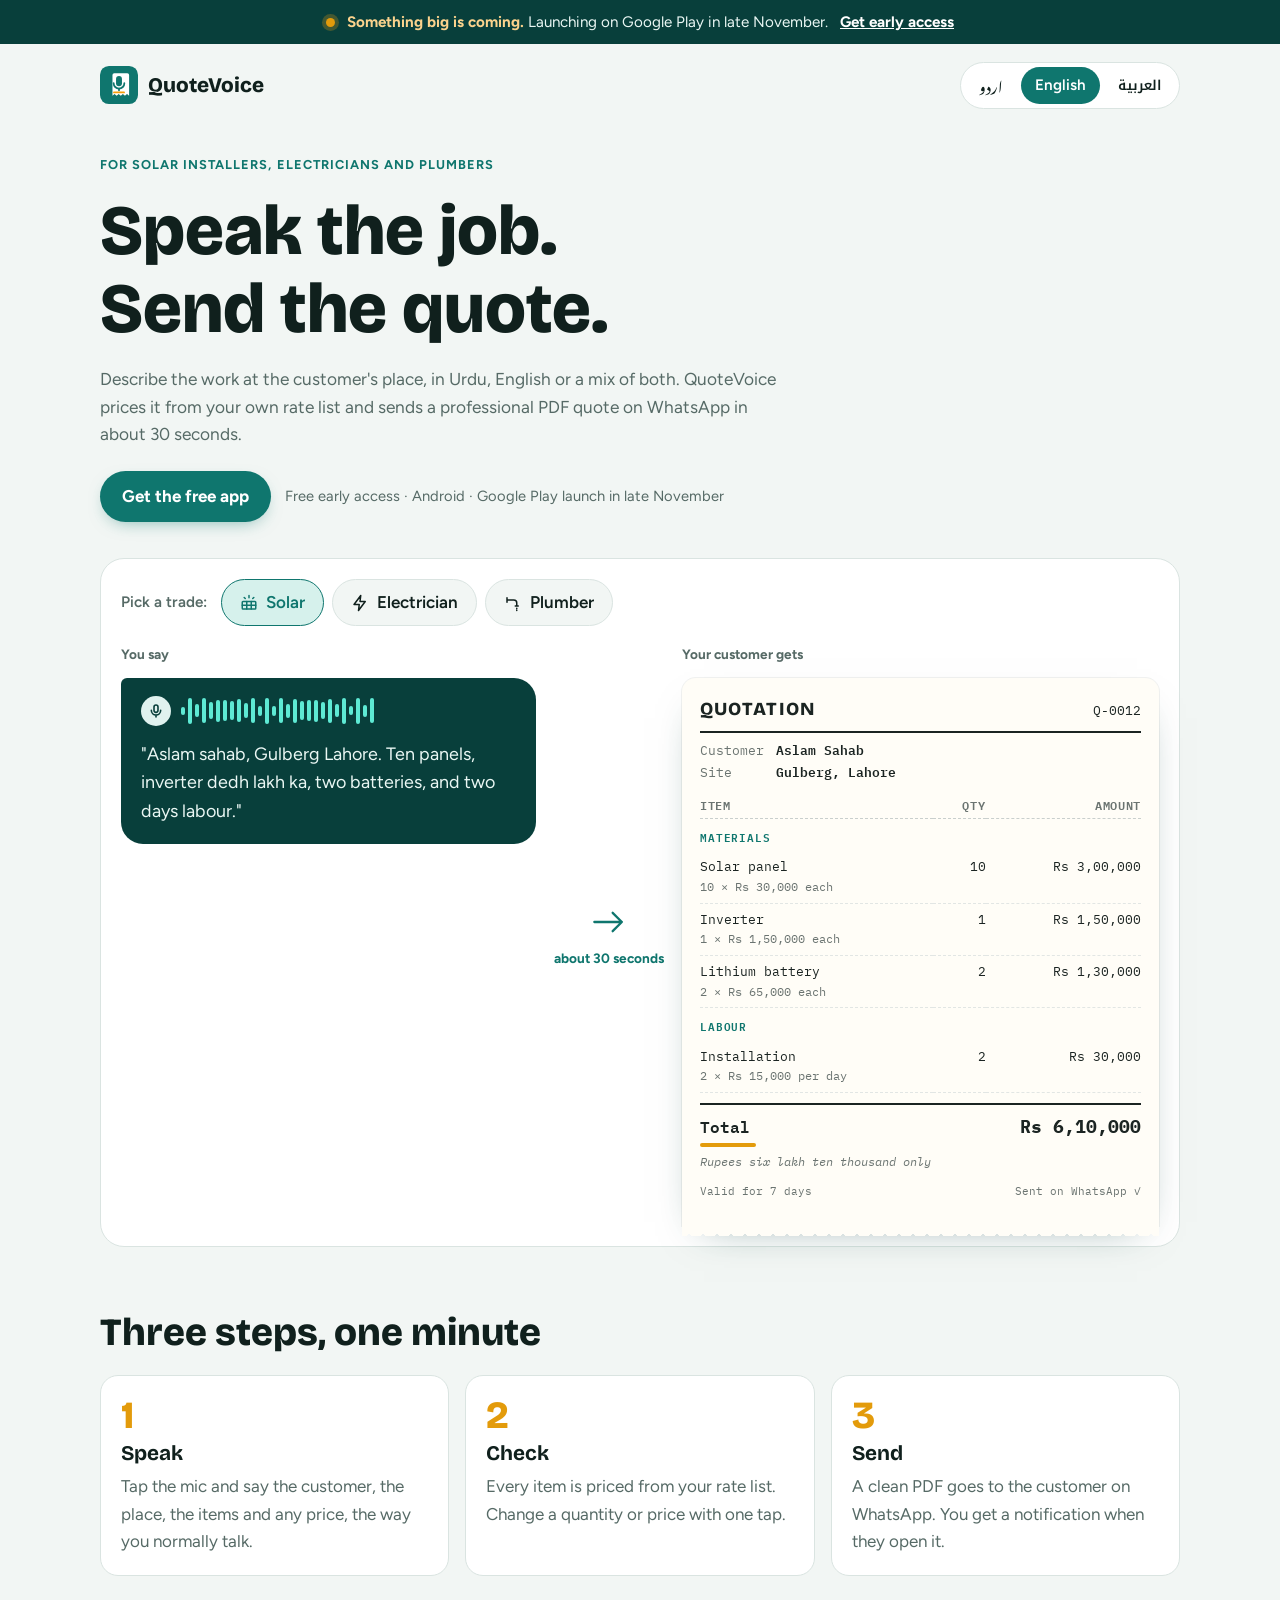
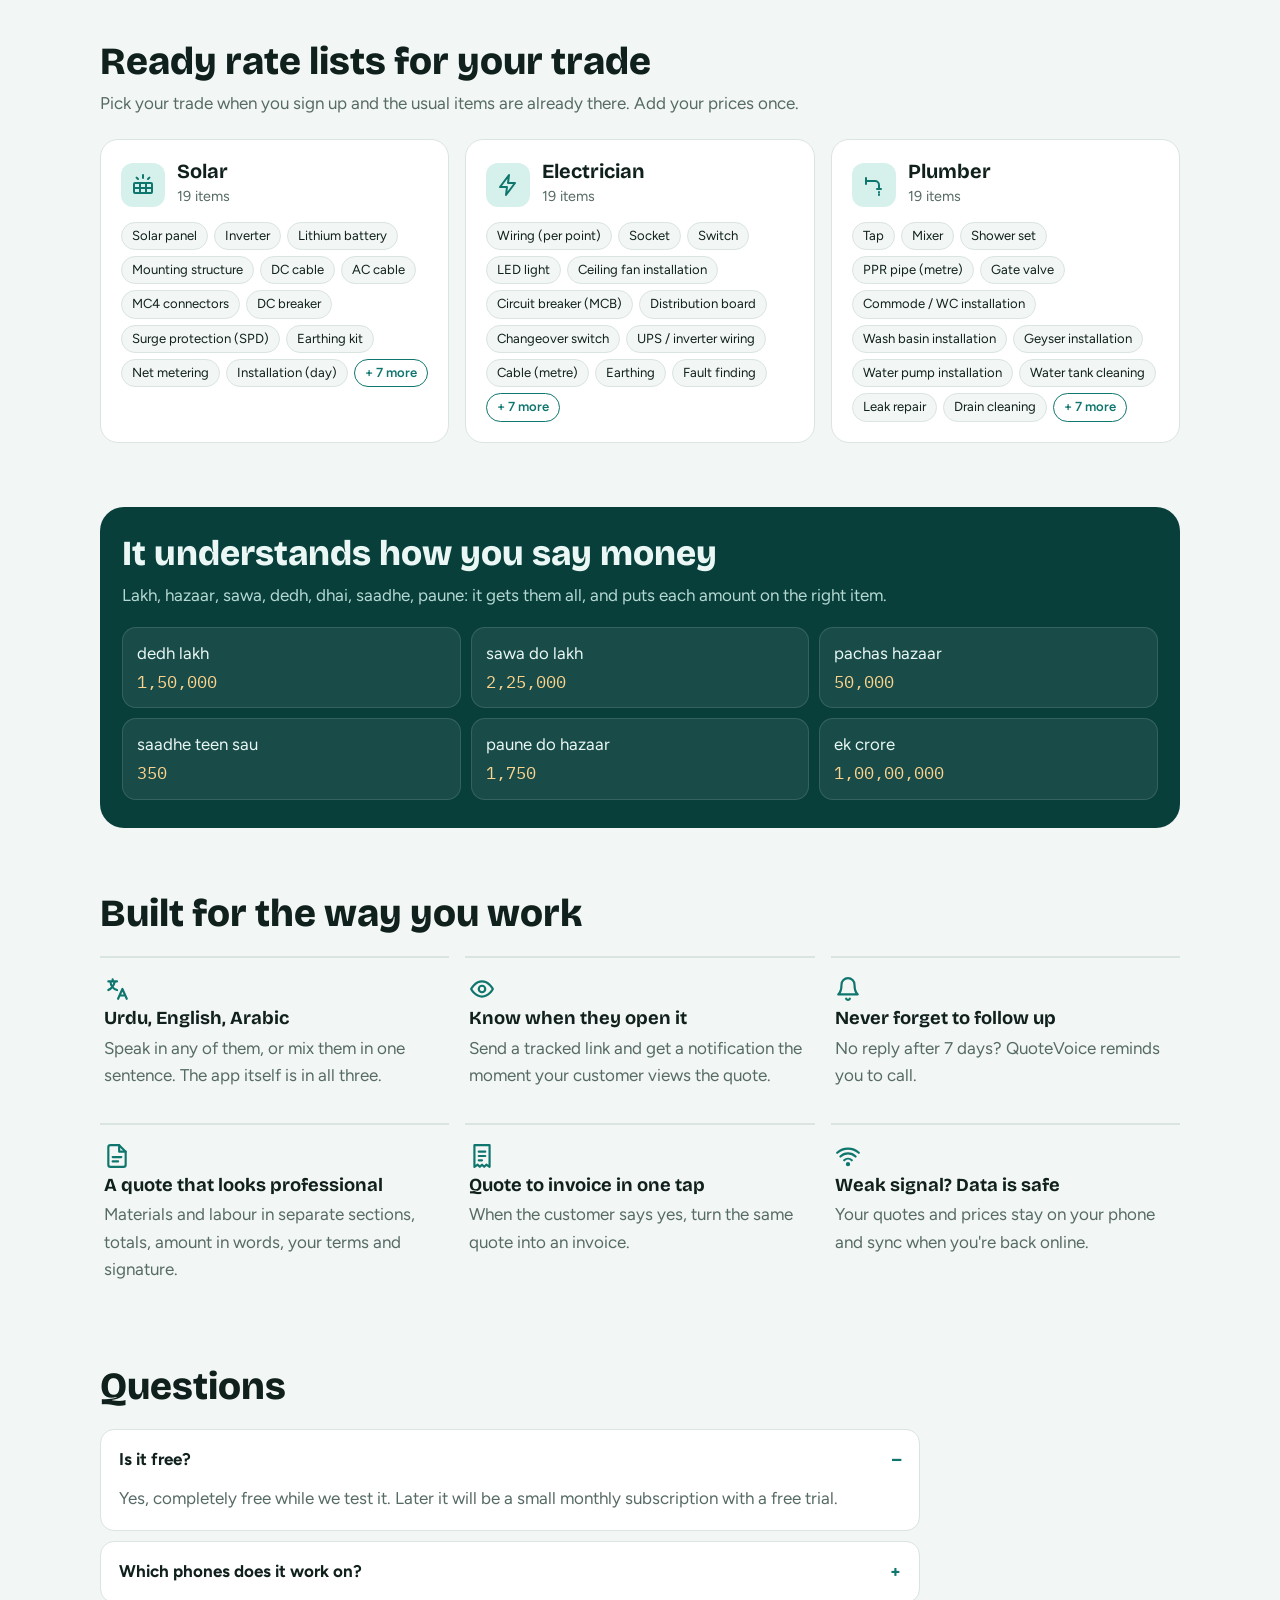
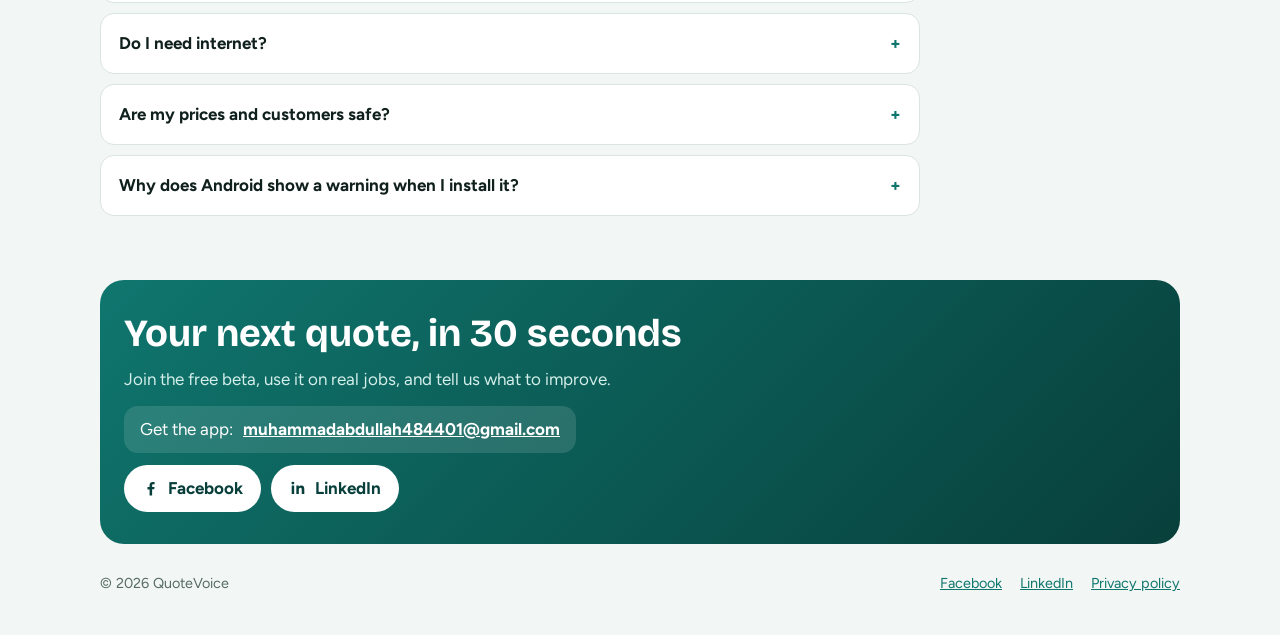
<file: index.html>
<!DOCTYPE html>
<html lang="en" dir="ltr">
<head>
<meta charset="utf-8">
<meta name="viewport" content="width=device-width, initial-scale=1">
<title>QuoteVoice</title>
<link rel="preconnect" href="https://fonts.googleapis.com">
<link rel="preconnect" href="https://fonts.gstatic.com" crossorigin>
<link href="https://fonts.googleapis.com/css2?family=Bricolage+Grotesque:opsz,wght@12..96,600;12..96,800&family=Figtree:wght@400;500;600;700&family=Noto+Nastaliq+Urdu:wght@400;600;700&family=Noto+Kufi+Arabic:wght@600;800&family=Noto+Naskh+Arabic:wght@400;600;700&family=IBM+Plex+Mono:wght@400;500;600&display=swap" rel="stylesheet">
<style>
/* Layout idea: the voice → receipt transformation is the hero; everything else is quiet support around it.
   The receipt stays paper in both themes and always reads left-to-right, like the real PDF. */
:root {
  --bg: #F2F6F4;
  --surface: #FFFFFF;
  --ink: #10201D;
  --muted: #566A66;
  --line: #DAE4E1;
  --brand: #0F766E;
  --brand-deep: #083F3B;
  --brand-soft: #D6F1EC;
  --amber: #E39B0B;
  --paper: #FFFDF7;
  --paper-ink: #1B2422;
  --paper-muted: #6B7471;
  --f-display: 'Bricolage Grotesque', 'Segoe UI', system-ui, sans-serif;
  --f-body: 'Figtree', 'Segoe UI', system-ui, sans-serif;
  --f-mono: 'IBM Plex Mono', ui-monospace, Consolas, monospace;
  --lh: 1.6;
  --lh-head: 1.1;
  color-scheme: light;
}
@media (prefers-color-scheme: dark) {
  :root:not([data-theme="light"]) {
    --bg: #0A1311; --surface: #111C1A; --ink: #E6F0ED; --muted: #94A8A3; --line: #213330;
    --brand: #2CC3B0; --brand-deep: #06302C; --brand-soft: #0F2E2A; --amber: #F2B33A;
    color-scheme: dark;
  }
}
:root[data-theme="dark"] {
  --bg: #0A1311; --surface: #111C1A; --ink: #E6F0ED; --muted: #94A8A3; --line: #213330;
  --brand: #2CC3B0; --brand-deep: #06302C; --brand-soft: #0F2E2A; --amber: #F2B33A;
  color-scheme: dark;
}
html[lang="ur"] { --f-display: 'Noto Nastaliq Urdu', serif; --f-body: 'Noto Nastaliq Urdu', serif; --lh: 2.15; --lh-head: 1.9; }
html[lang="ar"] { --f-display: 'Noto Kufi Arabic', sans-serif; --f-body: 'Noto Naskh Arabic', serif; --lh: 1.85; --lh-head: 1.45; }

* { box-sizing: border-box; }
html, body { margin: 0; }
body { background: var(--bg); color: var(--ink); font-family: var(--f-body); font-size: 17px; line-height: var(--lh); }
h1, h2, h3 { font-family: var(--f-display); line-height: var(--lh-head); text-wrap: balance; margin: 0; }
p { margin: 0; }
a { color: var(--brand); }
button { font: inherit; color: inherit; }
:focus-visible { outline: 3px solid var(--amber); outline-offset: 3px; border-radius: 6px; }
.wrap { max-width: 1120px; margin: 0 auto; padding: 0 20px; }

/* Top bar */
.top { display: flex; align-items: center; justify-content: space-between; gap: 16px; padding: 18px 0; flex-wrap: wrap; }
.brand { display: flex; align-items: center; gap: 10px; font-family: 'Bricolage Grotesque', sans-serif; font-weight: 800; font-size: 1.3rem; color: var(--ink); text-decoration: none; }
.langs { display: flex; gap: 4px; padding: 4px; border-radius: 999px; background: var(--surface); border: 1px solid var(--line); }
.langs button { border: 0; background: transparent; padding: 6px 14px; border-radius: 999px; cursor: pointer; font-weight: 600; font-size: .95rem; line-height: 1.6; }
.langs button[lang="ur"] { font-family: 'Noto Nastaliq Urdu', serif; font-size: .9rem; }
.langs button[lang="ar"] { font-family: 'Noto Kufi Arabic', sans-serif; font-size: .85rem; }
.langs button[lang="en"] { font-family: 'Figtree', sans-serif; }
.langs button[aria-pressed="true"] { background: var(--brand); color: #fff; }

/* Hero */
.hero { padding: 28px 0 8px; display: grid; gap: 18px; }
.eyebrow { color: var(--brand); font-weight: 700; font-size: .95rem; letter-spacing: .02em; }
html[lang="en"] .eyebrow { text-transform: uppercase; letter-spacing: .08em; font-size: .8rem; }
.hero h1 { font-size: clamp(2.3rem, 6vw, 4.4rem); font-weight: 800; max-width: 16ch; }
html[lang="ur"] .hero h1 { font-weight: 700; font-size: clamp(2rem, 5vw, 3.5rem); }
.hero .sub { color: var(--muted); max-width: 62ch; font-size: 1.08rem; }
.cta-row { display: flex; gap: 14px; align-items: center; flex-wrap: wrap; margin-top: 4px; }
.btn { display: inline-flex; align-items: center; gap: 10px; background: var(--brand); color: #fff; text-decoration: none; font-weight: 700; padding: 12px 22px; border-radius: 999px; border: 0; cursor: pointer; box-shadow: 0 6px 18px -8px rgba(15,118,110,.6); }
.btn:hover { filter: brightness(1.08); }
.note { color: var(--muted); font-size: .92rem; }

/* Demo */
.demo { margin: 28px 0 8px; background: var(--surface); border: 1px solid var(--line); border-radius: 24px; padding: 20px; display: grid; gap: 18px; }
.tabs { display: flex; gap: 8px; flex-wrap: wrap; align-items: center; }
.tabs .label { color: var(--muted); font-weight: 600; margin-inline-end: 6px; font-size: .95rem; }
.tab { border: 1px solid var(--line); background: var(--bg); padding: 8px 18px; border-radius: 999px; cursor: pointer; font-weight: 600; display: inline-flex; gap: 8px; align-items: center; line-height: 1.7; }
.tab svg { width: 18px; height: 18px; }
.tab[aria-selected="true"] { background: var(--brand-soft); border-color: var(--brand); color: var(--brand); }
.stage { display: grid; grid-template-columns: 1fr auto 1.15fr; gap: 18px; align-items: start; }
.stage .arrow { align-self: center; }
.say { display: grid; gap: 12px; align-content: start; }
.tag { font-size: .85rem; font-weight: 700; color: var(--muted); }
.bubble { background: var(--brand-deep); color: #EAF7F4; border-radius: 22px; border-start-start-radius: 6px; padding: 18px 20px; font-size: 1.12rem; display: grid; gap: 14px; }
html[lang="ur"] .bubble { font-size: 1.05rem; }
.wave { display: flex; gap: 3px; align-items: center; height: 26px; direction: ltr; }
.wave i { display: block; width: 4px; border-radius: 2px; background: #5EEAD4; height: 30%; animation: wave 1.1s ease-in-out infinite; }
@keyframes wave { 0%, 100% { transform: scaleY(.45); } 50% { transform: scaleY(1); } }
.mic { display: inline-flex; align-items: center; justify-content: center; width: 30px; height: 30px; border-radius: 50%; background: #E0F2EF; color: var(--brand-deep); flex: none; }
.wave-row { display: flex; align-items: center; gap: 10px; }
.arrow { display: grid; place-items: center; gap: 4px; color: var(--brand); text-align: center; font-size: .85rem; font-weight: 700; }
.arrow svg { width: 44px; height: 44px; }
html[dir="rtl"] .arrow svg { transform: scaleX(-1); }

/* Receipt (always LTR, like the real PDF) */
.receipt { direction: ltr; text-align: left; font-family: var(--f-mono); background: var(--paper); color: var(--paper-ink); border-radius: 14px 14px 0 0; padding: 18px 18px 26px; box-shadow: 0 18px 40px -22px rgba(8,63,59,.55), 0 0 0 1px rgba(16,32,29,.06); position: relative; font-size: .82rem; line-height: 1.5; }
.receipt::after { content: ""; position: absolute; left: 0; right: 0; bottom: -10px; height: 10px; background: linear-gradient(-45deg, transparent 7px, var(--paper) 0) 0 0/14px 10px repeat-x, linear-gradient(45deg, transparent 7px, var(--paper) 0) 0 0/14px 10px repeat-x; }
.r-head { display: flex; justify-content: space-between; align-items: baseline; border-bottom: 2px solid var(--paper-ink); padding-bottom: 8px; margin-bottom: 8px; }
.r-title { font-family: 'Bricolage Grotesque', sans-serif; font-weight: 800; font-size: 1.15rem; letter-spacing: .06em; }
.r-meta { display: grid; grid-template-columns: auto 1fr; gap: 2px 12px; color: var(--paper-muted); margin-bottom: 10px; }
.r-meta b { color: var(--paper-ink); font-weight: 600; }
table { width: 100%; border-collapse: collapse; font-variant-numeric: tabular-nums; }
th { text-align: left; font-weight: 600; color: var(--paper-muted); font-size: .72rem; text-transform: uppercase; letter-spacing: .06em; padding: 4px 0; border-bottom: 1px dashed #C9CFCD; }
td { padding: 6px 0; border-bottom: 1px dashed #E2E6E4; vertical-align: top; }
th.n, td.n { text-align: right; white-space: nowrap; padding-left: 10px; }
td .unit { color: var(--paper-muted); font-size: .72rem; }
.group td { font-size: .68rem; text-transform: uppercase; letter-spacing: .08em; color: #0F766E; font-weight: 600; padding-top: 10px; border-bottom: 0; }
.r-total { display: flex; justify-content: space-between; align-items: baseline; margin-top: 10px; padding-top: 8px; border-top: 2px solid var(--paper-ink); font-weight: 600; font-size: 1rem; }
.r-total strong { font-size: 1.15rem; }
.r-total .bar { display: block; height: 4px; width: 56px; background: #E39B0B; border-radius: 2px; margin-top: 4px; }
.r-words { color: var(--paper-muted); font-style: italic; margin-top: 6px; font-size: .75rem; }
.r-foot { display: flex; justify-content: space-between; margin-top: 12px; color: var(--paper-muted); font-size: .7rem; }
.rows-in tr { animation: rowIn .45s cubic-bezier(.2,.7,.2,1) backwards; }
@keyframes rowIn { from { opacity: .1; transform: translateY(6px); } }

/* Sections */
section { padding: 56px 0 8px; }
.sec-head { display: grid; gap: 8px; margin-bottom: 22px; max-width: 70ch; }
.sec-head h2 { font-size: clamp(1.6rem, 3.6vw, 2.4rem); font-weight: 800; }
html[lang="ur"] .sec-head h2 { font-weight: 700; }
.sec-head p { color: var(--muted); }
.steps { display: grid; grid-template-columns: repeat(3, 1fr); gap: 16px; counter-reset: step; }
.step { background: var(--surface); border: 1px solid var(--line); border-radius: 18px; padding: 20px; display: grid; gap: 8px; align-content: start; }
.step .num { font-family: 'Bricolage Grotesque', sans-serif; font-weight: 800; font-size: 2.4rem; line-height: 1; color: var(--amber); }
.step h3 { font-size: 1.3rem; }
.step p { color: var(--muted); }

.trade-cards { display: grid; grid-template-columns: repeat(3, 1fr); gap: 16px; }
.tcard { background: var(--surface); border: 1px solid var(--line); border-radius: 18px; padding: 20px; display: grid; gap: 12px; align-content: start; }
.tcard header { display: flex; align-items: center; gap: 12px; }
.ticon { width: 44px; height: 44px; border-radius: 12px; display: grid; place-items: center; background: var(--brand-soft); color: var(--brand); flex: none; }
.ticon svg { width: 24px; height: 24px; }
.tcard h3 { font-size: 1.25rem; }
.tcard .count { color: var(--muted); font-size: .9rem; }
.chips { display: flex; flex-wrap: wrap; gap: 6px; direction: ltr; justify-content: flex-start; }
html[dir="rtl"] .chips { justify-content: flex-end; }
.chip { font-family: 'Figtree', sans-serif; font-size: .82rem; line-height: 1.4; padding: 4px 10px; border-radius: 999px; background: var(--bg); border: 1px solid var(--line); }
.chip.more { color: var(--brand); border-color: var(--brand); background: transparent; font-weight: 600; }

.money { background: var(--brand-deep); color: #EAF7F4; border-radius: 24px; padding: 28px 22px; display: grid; gap: 18px; }
.money h2 { font-size: clamp(1.5rem, 3.4vw, 2.2rem); }
.money p { color: #B5D8D2; }
.pairs { display: grid; grid-template-columns: repeat(3, 1fr); gap: 10px; }
.pair { background: rgba(255,255,255,.07); border: 1px solid rgba(255,255,255,.12); border-radius: 14px; padding: 12px 14px; display: grid; gap: 2px; }
.pair .said { font-size: 1.05rem; }
.pair .num { font-family: var(--f-mono); color: #FBD38D; font-size: 1.05rem; direction: ltr; text-align: start; font-variant-numeric: tabular-nums; }
html[dir="rtl"] .pair .num { text-align: right; }

.features { display: grid; grid-template-columns: repeat(3, 1fr); gap: 16px; }
.feat { padding: 18px 4px; border-top: 2px solid var(--line); display: grid; gap: 6px; align-content: start; }
.feat svg { width: 26px; height: 26px; color: var(--brand); }
.feat h3 { font-size: 1.15rem; }
.feat p { color: var(--muted); }

.faq { display: grid; gap: 10px; max-width: 820px; }
details { background: var(--surface); border: 1px solid var(--line); border-radius: 14px; padding: 4px 18px; }
summary { cursor: pointer; font-weight: 700; padding: 12px 0; list-style: none; display: flex; justify-content: space-between; gap: 12px; }
summary::-webkit-details-marker { display: none; }
summary::after { content: "+"; color: var(--brand); font-weight: 800; }
details[open] summary::after { content: "–"; }
details p { color: var(--muted); padding-bottom: 14px; }

.join { margin: 56px 0 0; background: linear-gradient(135deg, var(--brand), var(--brand-deep)); color: #fff; border-radius: 24px; padding: 32px 24px; display: grid; gap: 12px; }
.join h2 { font-size: clamp(1.6rem, 3.6vw, 2.4rem); }
.join p { color: #D4EEEA; }
.contact { display: inline-flex; flex-wrap: wrap; gap: 10px; align-items: center; background: rgba(255,255,255,.12); border-radius: 14px; padding: 10px 16px; width: fit-content; }
.contact a { color: #fff; font-family: 'Figtree', sans-serif; font-weight: 700; direction: ltr; }
footer { padding: 28px 0 40px; color: var(--muted); font-size: .9rem; display: flex; gap: 16px; flex-wrap: wrap; justify-content: space-between; }
.foot-links { display: flex; gap: 18px; flex-wrap: wrap; }
.socials { display: flex; gap: 10px; flex-wrap: wrap; }
.social { display: inline-flex; align-items: center; gap: 8px; padding: 10px 18px; border-radius: 999px; background: #fff; color: var(--brand-deep); font-family: 'Figtree', sans-serif; font-weight: 700; text-decoration: none; }
.social svg { width: 18px; height: 18px; }
.social:hover { filter: brightness(.95); }

@media (max-width: 860px) {
  .stage { grid-template-columns: 1fr; }
  .arrow svg { transform: rotate(90deg); }
  html[dir="rtl"] .arrow svg { transform: rotate(90deg); }
  .steps, .trade-cards, .features { grid-template-columns: 1fr; }
  .pairs { grid-template-columns: repeat(2, 1fr); }
}
@media (max-width: 420px) { .pairs { grid-template-columns: 1fr; } body { font-size: 16px; } }
@media (prefers-reduced-motion: reduce) {
  .wave i, .rows-in tr { animation: none; }
}
/* Launch banner */
.launch { background: var(--brand-deep); color: #EAF7F4; }
.launch .wrap { display: flex; align-items: center; justify-content: center; gap: 12px; flex-wrap: wrap; padding-top: 10px; padding-bottom: 10px; text-align: center; font-size: .95rem; }
.launch .dot { width: 9px; height: 9px; border-radius: 50%; background: var(--amber); box-shadow: 0 0 0 4px rgba(242,165,22,.25); flex: none; }
.launch strong { color: #FBD38D; }
.launch a { color: #fff; font-weight: 700; }
</style>
</head>
<body>
<div class="launch" role="note"><div class="wrap"><span class="dot" aria-hidden="true"></span><span><strong data-t="soonBig"></strong> <span data-t="soonWhen"></span></span><a href="#join" data-t="soonCta"></a></div></div>
<div class="wrap">
  <div class="top">
    <a class="brand" href="#top" aria-label="QuoteVoice">
      <svg width="38" height="38" viewBox="0 0 64 64" aria-hidden="true">
        <rect width="64" height="64" rx="15" fill="#0F766E"/>
        <path d="M18 12h28a3 3 0 0 1 3 3v35l-3.5-3-3.5 3-3.5-3-3.5 3-3.5-3-3.5 3-3.5-3-3.5 3V15a3 3 0 0 1 3-3z" fill="#FFFFFF"/>
        <rect x="27" y="17" width="10" height="17" rx="5" fill="#0F766E"/>
        <path d="M23 29a9 9 0 0 0 18 0" stroke="#0F766E" stroke-width="3" fill="none" stroke-linecap="round"/>
        <path d="M32 38v3" stroke="#0F766E" stroke-width="3" stroke-linecap="round"/>
        <rect x="22" y="43" width="20" height="3" rx="1.5" fill="#F59E0B"/>
      </svg>
      QuoteVoice
    </a>
    <div class="langs" role="group" aria-label="Language">
      <button type="button" id="lang-ur" lang="ur" data-lang="ur">اردو</button>
      <button type="button" id="lang-en" lang="en" data-lang="en">English</button>
      <button type="button" id="lang-ar" lang="ar" data-lang="ar">العربية</button>
    </div>
  </div>

  <div class="hero" id="top">
    <div class="eyebrow" data-t="eyebrow"></div>
    <h1 data-t="title"></h1>
    <p class="sub" data-t="sub"></p>
    <div class="cta-row">
      <a class="btn" href="#join" data-t="cta"></a>
      <span class="note" data-t="note"></span>
    </div>
  </div>

  <div class="demo">
    <div class="tabs" role="tablist" aria-labelledby="demo-label">
      <span class="label" id="demo-label" data-t="pick"></span>
      <button class="tab" role="tab" id="tab-solar" data-trade="solar"></button>
      <button class="tab" role="tab" id="tab-electric" data-trade="electric"></button>
      <button class="tab" role="tab" id="tab-plumber" data-trade="plumber"></button>
    </div>
    <div class="stage">
      <div class="say">
        <span class="tag" data-t="youSay"></span>
        <div class="bubble">
          <div class="wave-row">
            <span class="mic"><svg width="16" height="16" viewBox="0 0 24 24" fill="none" stroke="currentColor" stroke-width="2.4" stroke-linecap="round"><rect x="9" y="3" width="6" height="11" rx="3"/><path d="M5 11a7 7 0 0 0 14 0M12 18v3"/></svg></span>
            <div class="wave" id="wave" aria-hidden="true"></div>
          </div>
          <p id="spoken"></p>
        </div>
      </div>
      <div class="arrow" aria-hidden="true">
        <svg viewBox="0 0 48 48" fill="none" stroke="currentColor" stroke-width="2.5" stroke-linecap="round" stroke-linejoin="round"><path d="M8 24h30M28 14l10 10-10 10"/></svg>
        <span data-t="time"></span>
      </div>
      <div class="say">
        <span class="tag" data-t="youSend"></span>
        <div class="receipt" id="receipt" aria-live="polite"></div>
      </div>
    </div>
  </div>

  <section>
    <div class="sec-head"><h2 data-t="stepsTitle"></h2></div>
    <div class="steps">
      <div class="step"><span class="num">1</span><h3 data-t="s1t"></h3><p data-t="s1d"></p></div>
      <div class="step"><span class="num">2</span><h3 data-t="s2t"></h3><p data-t="s2d"></p></div>
      <div class="step"><span class="num">3</span><h3 data-t="s3t"></h3><p data-t="s3d"></p></div>
    </div>
  </section>

  <section>
    <div class="sec-head"><h2 data-t="tradesTitle"></h2><p data-t="tradesSub"></p></div>
    <div class="trade-cards" id="trade-cards"></div>
  </section>

  <section>
    <div class="money">
      <div class="sec-head" style="margin:0"><h2 data-t="moneyTitle"></h2><p data-t="moneySub"></p></div>
      <div class="pairs" id="pairs"></div>
    </div>
  </section>

  <section>
    <div class="sec-head"><h2 data-t="featTitle"></h2></div>
    <div class="features" id="features"></div>
  </section>

  <section>
    <div class="sec-head"><h2 data-t="faqTitle"></h2></div>
    <div class="faq" id="faq"></div>
  </section>

  <div class="join" id="join">
    <h2 data-t="joinTitle"></h2>
    <p data-t="joinSub"></p>
    <div class="contact"><span data-t="contactLabel"></span><a href="mailto:muhammadabdullah484401@gmail.com">muhammadabdullah484401@gmail.com</a></div>
    <div class="socials">
      <a class="social" href="https://www.facebook.com/profile.php?id=61596046688041" target="_blank" rel="noopener"><svg viewBox="0 0 24 24" aria-hidden="true"><path fill="currentColor" d="M13.5 22v-8.2h2.8l.4-3.2h-3.2V8.5c0-.9.3-1.6 1.6-1.6h1.7V4.1c-.3 0-1.3-.1-2.5-.1-2.5 0-4.2 1.5-4.2 4.3v2.4H7.3v3.2h2.8V22z"/></svg>Facebook</a>
      <a class="social" href="https://www.linkedin.com/company/145410063/" target="_blank" rel="noopener"><svg viewBox="0 0 24 24" aria-hidden="true"><path fill="currentColor" d="M6.9 8.8H3.6V20h3.3zM5.2 3.5a1.9 1.9 0 1 0 0 3.9 1.9 1.9 0 0 0 0-3.9zM20.4 13.6c0-3-.7-5.1-4.1-5.1-1.7 0-2.8.9-3.2 1.8h-.1V8.8H9.8V20h3.3v-5.5c0-1.5.3-2.9 2.1-2.9s1.8 1.7 1.8 3V20h3.4z"/></svg>LinkedIn</a>
    </div>
  </div>

  <footer>
    <span>© 2026 QuoteVoice</span>
    <span class="foot-links"><a href="https://www.facebook.com/profile.php?id=61596046688041" target="_blank" rel="noopener">Facebook</a><a href="https://www.linkedin.com/company/145410063/" target="_blank" rel="noopener">LinkedIn</a><a href="privacy.html" data-t="privacy"></a></span>
  </footer>
</div>

<script>
const ICONS = {
  solar: '<svg viewBox="0 0 24 24" fill="none" stroke="currentColor" stroke-width="2" stroke-linecap="round" stroke-linejoin="round"><rect x="3" y="10" width="18" height="10" rx="1"/><path d="M3 15h18M9 10v10M15 10v10M12 2v3M5.6 4.6l1.4 1.4M18.4 4.6 17 6"/></svg>',
  electric: '<svg viewBox="0 0 24 24" fill="none" stroke="currentColor" stroke-width="2" stroke-linecap="round" stroke-linejoin="round"><path d="M13 2 4 14h7l-1 8 9-12h-7z"/></svg>',
  plumber: '<svg viewBox="0 0 24 24" fill="none" stroke="currentColor" stroke-width="2" stroke-linecap="round" stroke-linejoin="round"><path d="M4 8h9a4 4 0 0 1 4 4v2M4 5v6M17 14v2M15 16h4M17 19v.5M17 21.5v.5"/></svg>',
  lang: '<svg viewBox="0 0 24 24" fill="none" stroke="currentColor" stroke-width="2" stroke-linecap="round" stroke-linejoin="round"><path d="M4 5h8M8 3v2M6 5c0 4 3 7 6 8M10 5c-1 4-4 7-6 8M13 21l4-9 4 9M14.5 18h5"/></svg>',
  eye: '<svg viewBox="0 0 24 24" fill="none" stroke="currentColor" stroke-width="2" stroke-linecap="round" stroke-linejoin="round"><path d="M2 12s3.5-7 10-7 10 7 10 7-3.5 7-10 7S2 12 2 12z"/><circle cx="12" cy="12" r="3"/></svg>',
  bell: '<svg viewBox="0 0 24 24" fill="none" stroke="currentColor" stroke-width="2" stroke-linecap="round" stroke-linejoin="round"><path d="M6 8a6 6 0 0 1 12 0c0 7 3 9 3 9H3s3-2 3-9M10.3 21a1.9 1.9 0 0 0 3.4 0"/></svg>',
  doc: '<svg viewBox="0 0 24 24" fill="none" stroke="currentColor" stroke-width="2" stroke-linecap="round" stroke-linejoin="round"><path d="M14 2H6a2 2 0 0 0-2 2v16a2 2 0 0 0 2 2h12a2 2 0 0 0 2-2V8z"/><path d="M14 2v6h6M8 13h8M8 17h5"/></svg>',
  receipt: '<svg viewBox="0 0 24 24" fill="none" stroke="currentColor" stroke-width="2" stroke-linecap="round" stroke-linejoin="round"><path d="M5 2h14v20l-3-2-2 2-2-2-2 2-2-2-3 2z"/><path d="M9 8h6M9 12h6M9 16h3"/></svg>',
  wifi: '<svg viewBox="0 0 24 24" fill="none" stroke="currentColor" stroke-width="2" stroke-linecap="round" stroke-linejoin="round"><path d="M5 12.5a10 10 0 0 1 14 0M8.5 16a5 5 0 0 1 7 0M2 9a15 15 0 0 1 20 0"/><circle cx="12" cy="19.5" r="1"/></svg>'
};

/* Real starter price lists from the app (names as they appear on the PDF). */
const TRADE_ITEMS = {
  solar: ['Solar panel','Inverter','Lithium battery','Mounting structure','DC cable','AC cable','MC4 connectors','DC breaker','Surge protection (SPD)','Earthing kit','Net metering','Installation (day)'],
  electric: ['Wiring (per point)','Socket','Switch','LED light','Ceiling fan installation','Circuit breaker (MCB)','Distribution board','Changeover switch','UPS / inverter wiring','Cable (metre)','Earthing','Fault finding'],
  plumber: ['Tap','Mixer','Shower set','PPR pipe (metre)','Gate valve','Commode / WC installation','Wash basin installation','Geyser installation','Water pump installation','Water tank cleaning','Leak repair','Drain cleaning']
};
const TRADE_TOTAL = { solar: 19, electric: 19, plumber: 19 };

/* Demo quotes. Pakistan (Rs, lakh grouping) for Urdu/English; Gulf (AED) for Arabic. */
const QUOTES = {
  pk: {
    solar: { no: 'Q-0012', customer: 'Aslam Sahab', site: 'Gulberg, Lahore',
      materials: [['Solar panel', 10, 'each', 30000], ['Inverter', 1, 'each', 150000], ['Lithium battery', 2, 'each', 65000]],
      labour: [['Installation', 2, 'per day', 15000]], words: 'Rupees six lakh ten thousand only' },
    electric: { no: 'Q-0013', customer: 'Khan Sahab', site: 'DHA, Karachi',
      materials: [['LED downlight', 6, 'each', 900], ['Socket', 2, 'each', 250], ['Cable', 15, 'per m', 180]],
      labour: [['Labour', 1, 'per day', 5000]], words: 'Rupees thirteen thousand six hundred only' },
    plumber: { no: 'Q-0014', customer: 'Rasheed Sahab', site: 'Johar Town, Lahore',
      materials: [['Tap', 2, 'each', 1500], ['PPR pipe', 5, 'per m', 350], ['Geyser installation', 1, 'each', 4500]],
      labour: [['Labour', 3, 'per hr', 800]], words: 'Rupees eleven thousand six hundred fifty only' }
  },
  gulf: {
    solar: { no: 'Q-0012', customer: 'Mr Khalid', site: 'Al Khan, Sharjah',
      materials: [['Solar panel', 10, 'each', 650], ['Inverter', 1, 'each', 5000], ['Lithium battery', 2, 'each', 2400]],
      labour: [['Installation', 2, 'per day', 900]], words: 'Eighteen thousand one hundred dirhams only' },
    electric: { no: 'Q-0013', customer: 'Mr Ahmed', site: 'Dubai Marina',
      materials: [['LED downlight', 6, 'each', 45], ['Socket', 2, 'each', 35], ['Cable', 15, 'per m', 6]],
      labour: [['Labour', 1, 'per day', 350]], words: 'Seven hundred eighty dirhams only' },
    plumber: { no: 'Q-0014', customer: 'Mr Yousef', site: 'Al Ain',
      materials: [['Tap', 2, 'each', 60], ['PPR pipe', 5, 'per m', 18], ['Water heater installation', 1, 'each', 250]],
      labour: [['Labour', 3, 'per hr', 80]], words: 'Seven hundred dirhams only' }
  }
};

const T = {
  ur: {
    soonBig: 'کچھ بڑا آنے والا ہے۔', soonWhen: 'نومبر کے آخر میں گوگل پلے پر لانچ۔', soonCta: 'پہلے رسائی حاصل کریں',
    eyebrow: 'سولر، الیکٹریشن اور پلمبر حضرات کے لیے',
    title: 'بولیں، اور کوٹیشن تیار',
    sub: 'گاہک کے پاس کھڑے کھڑے کام بتائیں، اردو، انگریزی یا دونوں ملا کر۔ ایپ آپ کی اپنی ریٹ لسٹ سے قیمتیں لگا کر تقریباً 30 سیکنڈ میں پروفیشنل PDF کوٹیشن واٹس ایپ پر بھیج دیتی ہے۔',
    cta: 'مفت ایپ حاصل کریں', note: 'ابتدائی رسائی مفت · اینڈرائیڈ · گوگل پلے لانچ نومبر کے آخر میں',
    pick: 'اپنا کام چنیں:', solar: 'سولر', electric: 'الیکٹریشن', plumber: 'پلمبر',
    youSay: 'آپ بولتے ہیں', youSend: 'گاہک کو ملتی ہے', time: 'تقریباً 30 سیکنڈ',
    spoken: {
      solar: '"اسلم صاحب، گلبرگ لاہور۔ دس پلیٹیں لگانی ہیں، انورٹر ڈیڑھ لاکھ کا، دو بیٹریاں، اور دو دن کی مزدوری۔"',
      electric: '"خان صاحب، ڈیفنس کراچی۔ چھ ایل ای ڈی لائٹیں، دو ساکٹ بدلنے ہیں، پندرہ میٹر تار، اور ایک دن کا کام۔"',
      plumber: '"رشید صاحب، جوہر ٹاؤن۔ دو نلکے بدلنے ہیں، پانچ میٹر پائپ، گیزر لگانا ہے، تین گھنٹے کام۔"'
    },
    stepsTitle: 'تین قدم، ایک منٹ',
    s1t: 'بولیں', s1d: 'مائیک دبائیں اور گاہک، جگہ، سامان اور قیمت ویسے ہی بولیں جیسے عام بات کرتے ہیں۔',
    s2t: 'چیک کریں', s2d: 'ہر چیز کی قیمت آپ کی ریٹ لسٹ سے لگتی ہے۔ مقدار یا قیمت ایک ٹچ میں بدلیں۔',
    s3t: 'بھیجیں', s3d: 'صاف ستھری PDF واٹس ایپ پر گاہک کو جاتی ہے، اور جب وہ کھولے تو آپ کو اطلاع ملتی ہے۔',
    tradesTitle: 'آپ کے کام کی تیار ریٹ لسٹ',
    tradesSub: 'سائن اپ پر اپنا کام چنیں، عام استعمال کی چیزیں پہلے سے موجود ہوں گی۔ بس ایک بار اپنی قیمتیں لکھ دیں۔',
    items: (n) => `${n} چیزیں`, more: (n) => `+ مزید ${n}`,
    moneyTitle: 'پیسوں کی بات آپ کے انداز میں',
    moneySub: 'لاکھ، ہزار، سوا، ڈیڑھ، ڈھائی، ساڑھے، پونے، سب سمجھتی ہے، اور رقم کو صحیح چیز کے ساتھ لگاتی ہے۔',
    pairs: [['ڈیڑھ لاکھ', '1,50,000'], ['سوا دو لاکھ', '2,25,000'], ['پچاس ہزار', '50,000'], ['ساڑھے تین سو', '350'], ['پونے دو ہزار', '1,750'], ['ایک کروڑ', '1,00,00,000']],
    featTitle: 'آپ کے کام کے طریقے کے مطابق',
    feats: [
      ['lang', 'اردو، انگریزی، عربی', 'کسی بھی زبان میں بولیں، یا ایک ہی جملے میں ملا کر۔ ایپ خود تینوں زبانوں میں ہے۔'],
      ['eye', 'پتہ چلے کب کھولی', 'ٹریک ہونے والا لنک بھیجیں، گاہک جیسے ہی کوٹیشن دیکھے آپ کو اطلاع مل جائے۔'],
      ['bell', 'فالو اپ کبھی نہ بھولیں', '7 دن تک جواب نہ آئے تو ایپ یاد دلاتی ہے کہ فون کر لیں۔'],
      ['doc', 'پروفیشنل کوٹیشن', 'سامان اور مزدوری الگ الگ، ٹوٹل، رقم الفاظ میں، آپ کی شرائط اور دستخط۔'],
      ['receipt', 'ایک ٹچ میں کوٹیشن سے بل', 'گاہک ہاں کرے تو اسی کوٹیشن کو بل میں بدل دیں۔'],
      ['wifi', 'سگنل کمزور؟ ڈیٹا محفوظ', 'آپ کی کوٹیشنز اور قیمتیں فون میں محفوظ رہتی ہیں اور انٹرنیٹ آنے پر سنک ہو جاتی ہیں۔']
    ],
    faqTitle: 'اکثر پوچھے گئے سوالات',
    faq: [
      ['کیا یہ مفت ہے؟', 'جی ہاں، ٹیسٹنگ کے دوران بالکل مفت ہے۔ بعد میں مفت ٹرائل کے ساتھ ایک چھوٹی ماہانہ فیس ہوگی۔'],
      ['یہ کن فونز پر چلتی ہے؟', 'پچھلے 6 سے 7 سال کے زیادہ تر اینڈرائیڈ فونز پر۔ آئی فون ورژن بعد میں آئے گا۔'],
      ['کیا انٹرنیٹ چاہیے؟', 'آواز کے لیے ہاں، عام موبائل انٹرنیٹ کافی ہے۔ سگنل نہ ہو تو آپ کوٹیشن ٹائپ بھی کر سکتے ہیں۔'],
      ['کیا میری قیمتیں اور گاہک محفوظ ہیں؟', 'آپ کا ڈیٹا صرف آپ کے اکاؤنٹ کا ہے۔ ہم اسے کبھی نہیں بیچتے، اور آواز کی ریکارڈنگ محفوظ نہیں کی جاتی۔'],
      ['انسٹال کرتے وقت وارننگ کیوں آتی ہے؟', 'ٹیسٹ ورژن ابھی پلے اسٹور پر نہیں ہے، اس لیے اینڈرائیڈ وارننگ دیتا ہے۔ "Install anyway" دبا دیں۔ پلے اسٹور پر آنے کے بعد یہ وارننگ نہیں آئے گی۔']
    ],
    joinTitle: 'آپ کی اگلی کوٹیشن، 30 سیکنڈ میں',
    joinSub: 'مفت ٹیسٹنگ میں شامل ہوں، ایپ استعمال کریں، اور بتائیں کیا بہتر کریں۔',
    contactLabel: 'ایپ کے لیے رابطہ کریں:', privacy: 'پرائیویسی پالیسی'
  },
  en: {
    soonBig: 'Something big is coming.', soonWhen: 'Launching on Google Play in late November.', soonCta: 'Get early access',
    eyebrow: 'For solar installers, electricians and plumbers',
    title: 'Speak the job. Send the quote.',
    sub: 'Describe the work at the customer\'s place, in Urdu, English or a mix of both. QuoteVoice prices it from your own rate list and sends a professional PDF quote on WhatsApp in about 30 seconds.',
    cta: 'Get the free app', note: 'Free early access · Android · Google Play launch in late November',
    pick: 'Pick a trade:', solar: 'Solar', electric: 'Electrician', plumber: 'Plumber',
    youSay: 'You say', youSend: 'Your customer gets', time: 'about 30 seconds',
    spoken: {
      solar: '"Aslam sahab, Gulberg Lahore. Ten panels, inverter dedh lakh ka, two batteries, and two days labour."',
      electric: '"Khan sahab, DHA Karachi. Six LED downlights, replace two sockets, fifteen metres of cable, one day\'s work."',
      plumber: '"Rasheed sahab, Johar Town. Replace two taps, five metres of pipe, install the geyser, three hours\' work."'
    },
    stepsTitle: 'Three steps, one minute',
    s1t: 'Speak', s1d: 'Tap the mic and say the customer, the place, the items and any price, the way you normally talk.',
    s2t: 'Check', s2d: 'Every item is priced from your rate list. Change a quantity or price with one tap.',
    s3t: 'Send', s3d: 'A clean PDF goes to the customer on WhatsApp. You get a notification when they open it.',
    tradesTitle: 'Ready rate lists for your trade',
    tradesSub: 'Pick your trade when you sign up and the usual items are already there. Add your prices once.',
    items: (n) => `${n} items`, more: (n) => `+ ${n} more`,
    moneyTitle: 'It understands how you say money',
    moneySub: 'Lakh, hazaar, sawa, dedh, dhai, saadhe, paune: it gets them all, and puts each amount on the right item.',
    pairs: [['dedh lakh', '1,50,000'], ['sawa do lakh', '2,25,000'], ['pachas hazaar', '50,000'], ['saadhe teen sau', '350'], ['paune do hazaar', '1,750'], ['ek crore', '1,00,00,000']],
    featTitle: 'Built for the way you work',
    feats: [
      ['lang', 'Urdu, English, Arabic', 'Speak in any of them, or mix them in one sentence. The app itself is in all three.'],
      ['eye', 'Know when they open it', 'Send a tracked link and get a notification the moment your customer views the quote.'],
      ['bell', 'Never forget to follow up', 'No reply after 7 days? QuoteVoice reminds you to call.'],
      ['doc', 'A quote that looks professional', 'Materials and labour in separate sections, totals, amount in words, your terms and signature.'],
      ['receipt', 'Quote to invoice in one tap', 'When the customer says yes, turn the same quote into an invoice.'],
      ['wifi', 'Weak signal? Data is safe', 'Your quotes and prices stay on your phone and sync when you\'re back online.']
    ],
    faqTitle: 'Questions',
    faq: [
      ['Is it free?', 'Yes, completely free while we test it. Later it will be a small monthly subscription with a free trial.'],
      ['Which phones does it work on?', 'Most Android phones from the last 6 to 7 years. An iPhone version is coming later.'],
      ['Do I need internet?', 'For voice, yes. A normal mobile connection is enough. Without signal you can still type a quote.'],
      ['Are my prices and customers safe?', 'Your data belongs to your account only. We never sell it, and voice recordings are not stored.'],
      ['Why does Android show a warning when I install it?', 'The test version is not on the Play Store yet, so Android warns you. Tap "Install anyway". The warning goes away once we launch on the Play Store.']
    ],
    joinTitle: 'Your next quote, in 30 seconds',
    joinSub: 'Join the free beta, use it on real jobs, and tell us what to improve.',
    contactLabel: 'Get the app:', privacy: 'Privacy policy'
  },
  ar: {
    soonBig: 'شيء كبير قادم.', soonWhen: 'الإطلاق على Google Play في أواخر نوفمبر.', soonCta: 'احصل على وصول مبكر',
    eyebrow: 'لفنيي الطاقة الشمسية والكهرباء والسباكة',
    title: 'تكلّم عن العمل، وأرسل عرض السعر',
    sub: 'صِف العمل وأنت عند العميل، بالعربية أو الإنجليزية أو الأردية. يسعّره QuoteVoice من قائمة أسعارك ويرسل عرض سعر PDF احترافياً عبر واتساب في نحو 30 ثانية.',
    cta: 'احصل على التطبيق مجاناً', note: 'وصول مبكر مجاني · أندرويد · الإطلاق على Google Play أواخر نوفمبر',
    pick: 'اختر مهنتك:', solar: 'طاقة شمسية', electric: 'كهربائي', plumber: 'سبّاك',
    youSay: 'أنت تقول', youSend: 'يصل إلى عميلك', time: 'نحو 30 ثانية',
    spoken: {
      solar: '"الأستاذ خالد، الخان في الشارقة. عشرة ألواح شمسية، إنفرتر بخمسة آلاف درهم، بطاريتان، ويوما تركيب."',
      electric: '"السيد أحمد، دبي مارينا. ست إضاءات LED، تغيير مقبسين، خمسة عشر متر كابل، ويوم عمل."',
      plumber: '"السيد يوسف، العين. تغيير صنبورين، خمسة أمتار أنابيب، تركيب سخان ماء، وثلاث ساعات عمل."'
    },
    stepsTitle: 'ثلاث خطوات، دقيقة واحدة',
    s1t: 'تكلّم', s1d: 'اضغط على الميكروفون واذكر العميل والمكان والمواد وأي سعر، بطريقتك المعتادة في الكلام.',
    s2t: 'راجِع', s2d: 'كل بند يُسعَّر من قائمة أسعارك. غيّر الكمية أو السعر بلمسة واحدة.',
    s3t: 'أرسِل', s3d: 'يصل ملف PDF أنيق إلى العميل عبر واتساب، ويصلك إشعار عندما يفتحه.',
    tradesTitle: 'قوائم أسعار جاهزة لمهنتك',
    tradesSub: 'اختر مهنتك عند التسجيل وستجد البنود المعتادة جاهزة. أدخل أسعارك مرة واحدة فقط.',
    items: (n) => `${n} بنداً`, more: (n) => `+ ${n} أخرى`,
    moneyTitle: 'يفهم الأرقام كما تقولها',
    moneySub: 'الآلاف والمئات والدراهم، وكذلك اللاك والكرور في باكستان، ويضع كل مبلغ على البند الصحيح.',
    pairs: [['ألف وخمسمئة', '1,500'], ['خمسة آلاف درهم', '5,000'], ['مئتان وخمسون', '250'], ['عشرون ألفاً', '20,000'], ['ثلاثة آلاف ونصف', '3,500'], ['dedh lakh', '1,50,000']],
    featTitle: 'مصمم على طريقة عملك',
    feats: [
      ['lang', 'العربية والإنجليزية والأردية', 'تكلّم بأيّ منها أو امزج بينها في جملة واحدة. التطبيق نفسه متوفر باللغات الثلاث.'],
      ['eye', 'اعرف متى فتح العرض', 'أرسل رابطاً قابلاً للتتبع، ويصلك إشعار لحظة اطّلاع العميل على العرض.'],
      ['bell', 'لا تنسَ المتابعة أبداً', 'لا رد بعد 7 أيام؟ يذكّرك التطبيق بالاتصال بالعميل.'],
      ['doc', 'عرض سعر احترافي', 'المواد والعمالة في أقسام منفصلة، والإجمالي، والمبلغ كتابةً، وشروطك وتوقيعك.'],
      ['receipt', 'من عرض سعر إلى فاتورة بلمسة', 'عندما يوافق العميل، حوّل العرض نفسه إلى فاتورة.'],
      ['wifi', 'الإشارة ضعيفة؟ بياناتك محفوظة', 'تبقى عروضك وأسعارك على هاتفك وتتم مزامنتها عند عودة الاتصال.']
    ],
    faqTitle: 'أسئلة شائعة',
    faq: [
      ['هل هو مجاني؟', 'نعم، مجاني تماماً خلال فترة التجربة. لاحقاً سيكون باشتراك شهري بسيط مع فترة تجربة مجانية.'],
      ['على أي هواتف يعمل؟', 'على معظم هواتف أندرويد من آخر 6 إلى 7 سنوات. نسخة آيفون قادمة لاحقاً.'],
      ['هل أحتاج إلى إنترنت؟', 'للصوت نعم، ويكفي اتصال الهاتف العادي. ويمكنك كتابة العرض يدوياً دون إشارة.'],
      ['هل أسعاري وبيانات عملائي آمنة؟', 'بياناتك خاصة بحسابك فقط. لا نبيعها أبداً، ولا نحتفظ بالتسجيلات الصوتية.'],
      ['لماذا يظهر تحذير عند التثبيت؟', 'النسخة التجريبية ليست على متجر Play بعد، لذلك يظهر تحذير أندرويد. اضغط "Install anyway". سيختفي التحذير بعد الإطلاق على المتجر.']
    ],
    joinTitle: 'عرض سعرك القادم في 30 ثانية',
    joinSub: 'انضم إلى النسخة التجريبية المجانية، واستخدمها في أعمال حقيقية، وأخبرنا بما نحسّنه.',
    contactLabel: 'للحصول على التطبيق:', privacy: 'سياسة الخصوصية'
  }
};

let lang = 'en';
let trade = 'solar';
try { const saved = localStorage.getItem('qv-lang2'); if (saved && T[saved]) lang = saved; } catch (e) {}

const $ = (s) => document.querySelector(s);
const esc = (s) => String(s).replace(/[&<>"]/g, (c) => ({ '&': '&amp;', '<': '&lt;', '>': '&gt;', '"': '&quot;' }[c]));

function money(n, region) {
  return region === 'pk' ? 'Rs ' + n.toLocaleString('en-IN') : 'AED ' + n.toLocaleString('en-US');
}

function renderReceipt(animate) {
  const region = lang === 'ar' ? 'gulf' : 'pk';
  const q = QUOTES[region][trade];
  const row = (r) => `<tr><td>${esc(r[0])}<br><span class="unit">${r[1]} × ${money(r[3], region)} ${r[2]}</span></td><td class="n">${r[1]}</td><td class="n">${money(r[1] * r[3], region)}</td></tr>`;
  const total = [...q.materials, ...q.labour].reduce((s, r) => s + r[1] * r[3], 0);
  $('#receipt').innerHTML = `
    <div class="r-head"><span class="r-title">QUOTATION</span><span>${q.no}</span></div>
    <div class="r-meta"><span>Customer</span><b>${esc(q.customer)}</b><span>Site</span><b>${esc(q.site)}</b></div>
    <table>
      <thead><tr><th>Item</th><th class="n">Qty</th><th class="n">Amount</th></tr></thead>
      <tbody class="${animate ? 'rows-in' : ''}">
        <tr class="group"><td colspan="3">Materials</td></tr>
        ${q.materials.map(row).join('')}
        <tr class="group"><td colspan="3">Labour</td></tr>
        ${q.labour.map(row).join('')}
      </tbody>
    </table>
    <div class="r-total"><span>Total<span class="bar"></span></span><strong>${money(total, region)}</strong></div>
    <div class="r-words">${esc(q.words)}</div>
    <div class="r-foot"><span>Valid for 7 days</span><span>Sent on WhatsApp ✓</span></div>`;
  if (animate) document.querySelectorAll('.rows-in tr').forEach((tr, i) => { tr.style.animationDelay = (i * 70) + 'ms'; });
}

function render(animate) {
  const t = T[lang];
  document.documentElement.lang = lang;
  document.documentElement.dir = lang === 'en' ? 'ltr' : 'rtl';
  document.querySelectorAll('[data-t]').forEach((el) => { const v = t[el.dataset.t]; if (typeof v === 'string') el.textContent = v; });
  document.querySelectorAll('.langs button').forEach((b) => b.setAttribute('aria-pressed', String(b.dataset.lang === lang)));
  document.querySelectorAll('.tab').forEach((b) => {
    b.innerHTML = ICONS[b.dataset.trade] + `<span>${esc(t[b.dataset.trade])}</span>`;
    b.setAttribute('aria-selected', String(b.dataset.trade === trade));
    b.tabIndex = b.dataset.trade === trade ? 0 : -1;
  });
  $('#spoken').textContent = t.spoken[trade];
  renderReceipt(animate);

  $('#trade-cards').innerHTML = ['solar', 'electric', 'plumber'].map((k) => {
    const shown = TRADE_ITEMS[k];
    return `<article class="tcard"><header><span class="ticon">${ICONS[k]}</span><div><h3>${esc(t[k])}</h3><span class="count">${esc(t.items(TRADE_TOTAL[k]))}</span></div></header>
      <div class="chips">${shown.map((n) => `<span class="chip">${esc(n)}</span>`).join('')}<span class="chip more">${esc(t.more(TRADE_TOTAL[k] - shown.length))}</span></div></article>`;
  }).join('');

  $('#pairs').innerHTML = t.pairs.map(([said, num]) => `<div class="pair"><span class="said" ${/[a-z]/i.test(said) ? 'lang="ur-Latn" dir="ltr"' : ''}>${esc(said)}</span><span class="num">${esc(num)}</span></div>`).join('');
  $('#features').innerHTML = t.feats.map(([icon, h, p]) => `<div class="feat">${ICONS[icon]}<h3>${esc(h)}</h3><p>${esc(p)}</p></div>`).join('');
  $('#faq').innerHTML = t.faq.map(([q, a], i) => `<details id="faq-${i}"${i === 0 ? ' open' : ''}><summary>${esc(q)}</summary><p>${esc(a)}</p></details>`).join('');
  document.title = lang === 'ur' ? 'QuoteVoice — بولیں، کوٹیشن تیار' : lang === 'ar' ? 'QuoteVoice — عرض السعر بالصوت' : 'QuoteVoice';
}

/* Waveform bars (static heights, gently animated). */
$('#wave').innerHTML = Array.from({ length: 28 }, (_, i) => {
  const h = 30 + Math.round(Math.abs(Math.sin(i * 1.7)) * 70);
  return `<i style="height:${h}%;animation-delay:${(i % 7) * 0.12}s"></i>`;
}).join('');

document.querySelectorAll('.langs button').forEach((b) => b.addEventListener('click', () => {
  lang = b.dataset.lang;
  try { localStorage.setItem('qv-lang2', lang); } catch (e) {}
  render(true);
}));
document.querySelectorAll('.tab').forEach((b) => b.addEventListener('click', () => { trade = b.dataset.trade; render(true); }));
$('.tabs').addEventListener('keydown', (e) => {
  const order = ['solar', 'electric', 'plumber'];
  if (!['ArrowLeft', 'ArrowRight'].includes(e.key)) return;
  const rtl = document.documentElement.dir === 'rtl';
  const step = (e.key === 'ArrowRight') !== rtl ? 1 : -1;
  trade = order[(order.indexOf(trade) + step + 3) % 3];
  render(true);
  document.querySelector(`.tab[data-trade="${trade}"]`).focus();
});

render(false);
</script>
</body>
</html>
</file>
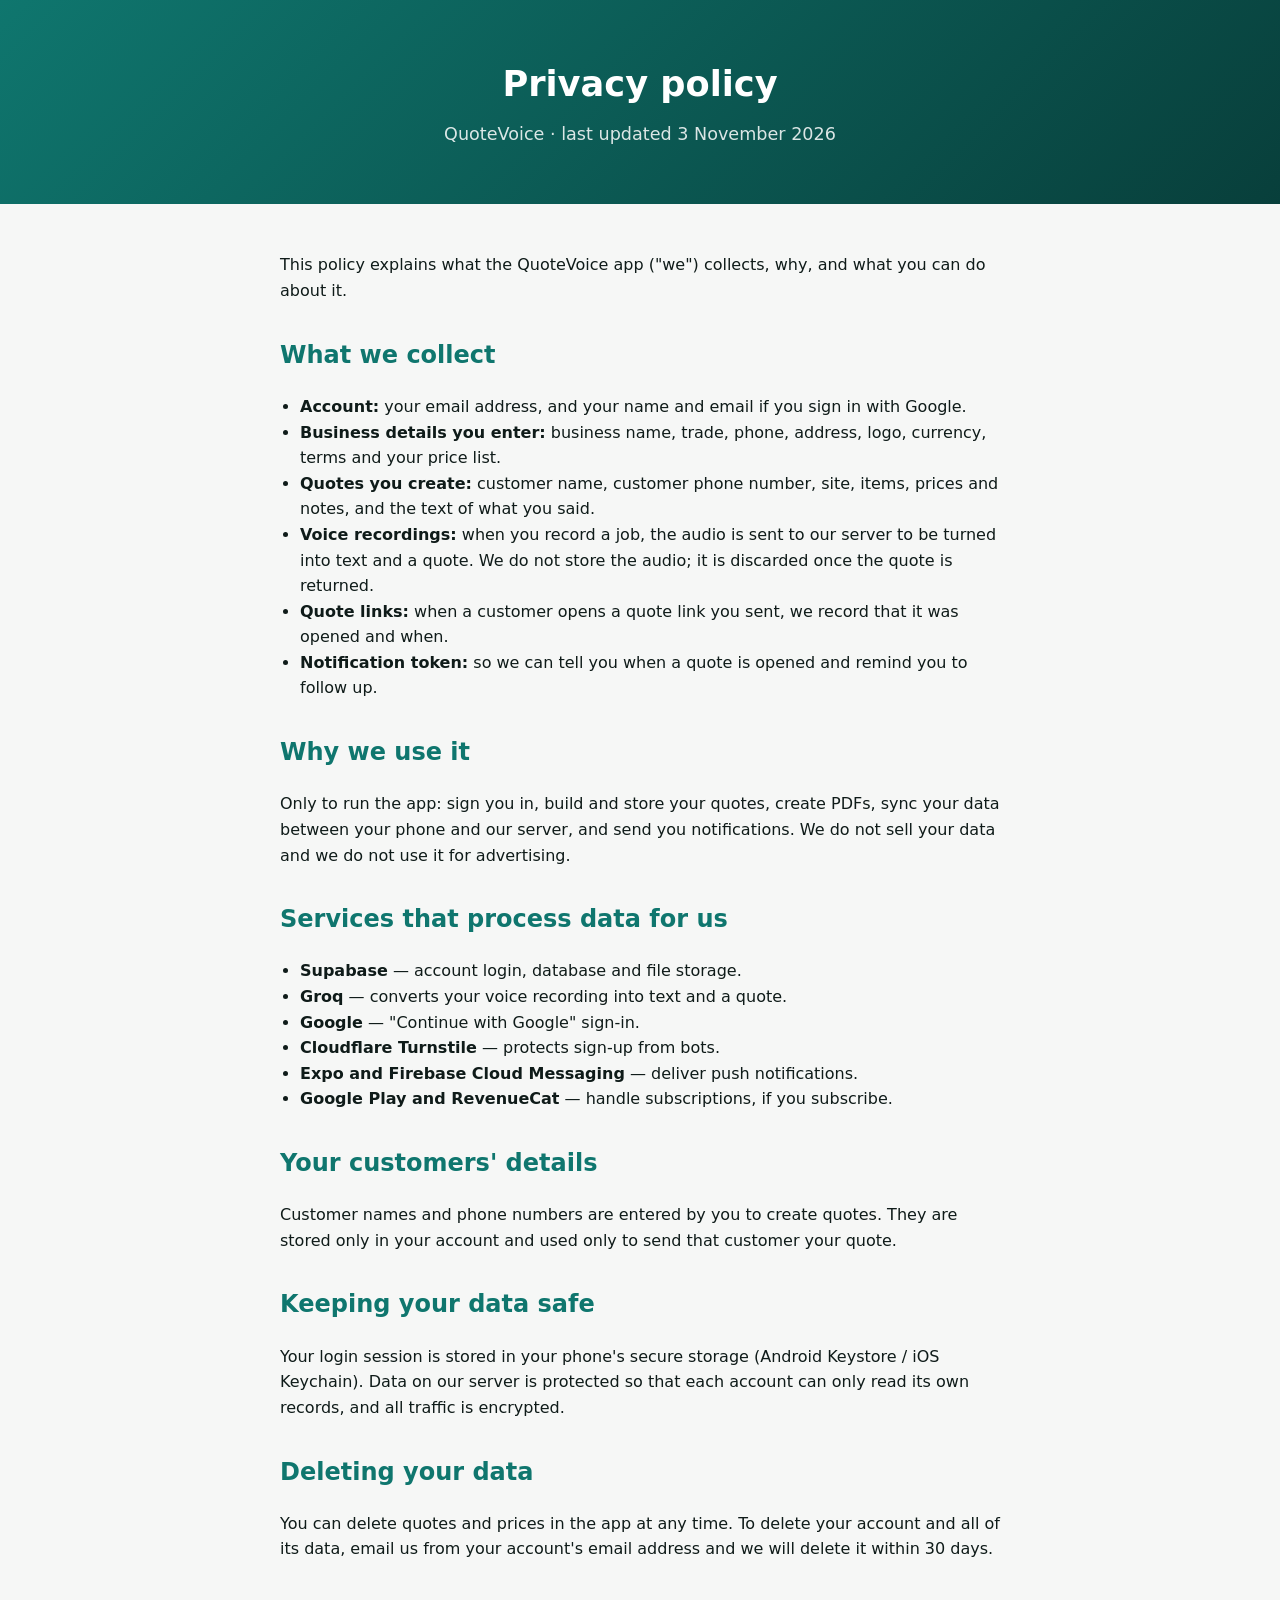
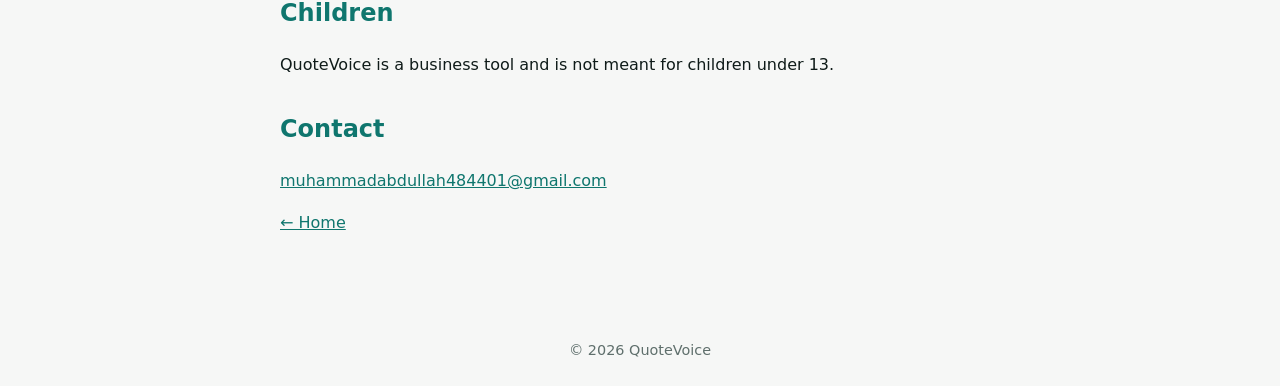
<file: privacy.html>
<!DOCTYPE html>
<html lang="en">
<head>
<meta charset="utf-8"><meta name="viewport" content="width=device-width,initial-scale=1">
<title>QuoteVoice — Privacy policy</title>
<link rel="stylesheet" href="style.css">
</head>
<body>
<header><h1>Privacy policy</h1><p>QuoteVoice · last updated 3 November 2026</p></header>
<main>
<p>This policy explains what the QuoteVoice app ("we") collects, why, and what you can do about it.</p>

<h2>What we collect</h2>
<ul>
<li><strong>Account:</strong> your email address, and your name and email if you sign in with Google.</li>
<li><strong>Business details you enter:</strong> business name, trade, phone, address, logo, currency, terms and your price list.</li>
<li><strong>Quotes you create:</strong> customer name, customer phone number, site, items, prices and notes, and the text of what you said.</li>
<li><strong>Voice recordings:</strong> when you record a job, the audio is sent to our server to be turned into text and a quote. We do not store the audio; it is discarded once the quote is returned.</li>
<li><strong>Quote links:</strong> when a customer opens a quote link you sent, we record that it was opened and when.</li>
<li><strong>Notification token:</strong> so we can tell you when a quote is opened and remind you to follow up.</li>
</ul>

<h2>Why we use it</h2>
<p>Only to run the app: sign you in, build and store your quotes, create PDFs, sync your data between your phone and our server, and send you notifications. We do not sell your data and we do not use it for advertising.</p>

<h2>Services that process data for us</h2>
<ul>
<li><strong>Supabase</strong> — account login, database and file storage.</li>
<li><strong>Groq</strong> — converts your voice recording into text and a quote.</li>
<li><strong>Google</strong> — "Continue with Google" sign-in.</li>
<li><strong>Cloudflare Turnstile</strong> — protects sign-up from bots.</li>
<li><strong>Expo and Firebase Cloud Messaging</strong> — deliver push notifications.</li>
<li><strong>Google Play and RevenueCat</strong> — handle subscriptions, if you subscribe.</li>
</ul>

<h2>Your customers' details</h2>
<p>Customer names and phone numbers are entered by you to create quotes. They are stored only in your account and used only to send that customer your quote.</p>

<h2>Keeping your data safe</h2>
<p>Your login session is stored in your phone's secure storage (Android Keystore / iOS Keychain). Data on our server is protected so that each account can only read its own records, and all traffic is encrypted.</p>

<h2>Deleting your data</h2>
<p>You can delete quotes and prices in the app at any time. To delete your account and all of its data, email us from your account's email address and we will delete it within 30 days.</p>

<h2>Children</h2>
<p>QuoteVoice is a business tool and is not meant for children under 13.</p>

<h2>Contact</h2>
<p><a href="mailto:muhammadabdullah484401@gmail.com">muhammadabdullah484401@gmail.com</a></p>
<p><a href="index.html">← Home</a></p>
</main>
<footer>© 2026 QuoteVoice</footer>
</body>
</html>
</file>
<file: style.css>
:root{--teal:#0F766E;--ink:#0F1B19;--muted:#5F6F6C;--bg:#F6F7F6}
*{box-sizing:border-box}body{margin:0;font-family:system-ui,-apple-system,"Segoe UI",Roboto,sans-serif;color:var(--ink);background:var(--bg);line-height:1.6}
header{background:linear-gradient(135deg,#0F766E,#083F3B);color:#fff;padding:56px 20px;text-align:center}
header h1{margin:0 0 8px;font-size:2.2rem}header p{margin:0;opacity:.85;font-size:1.1rem}
main{max-width:760px;margin:0 auto;padding:32px 20px 64px}h2{color:var(--teal);margin-top:32px}
.card{background:#fff;border:1px solid #E2E8E6;border-radius:14px;padding:20px;margin:16px 0}
a{color:var(--teal)}footer{text-align:center;color:var(--muted);font-size:.9rem;padding:24px}
ul{padding-left:20px}
</file>
